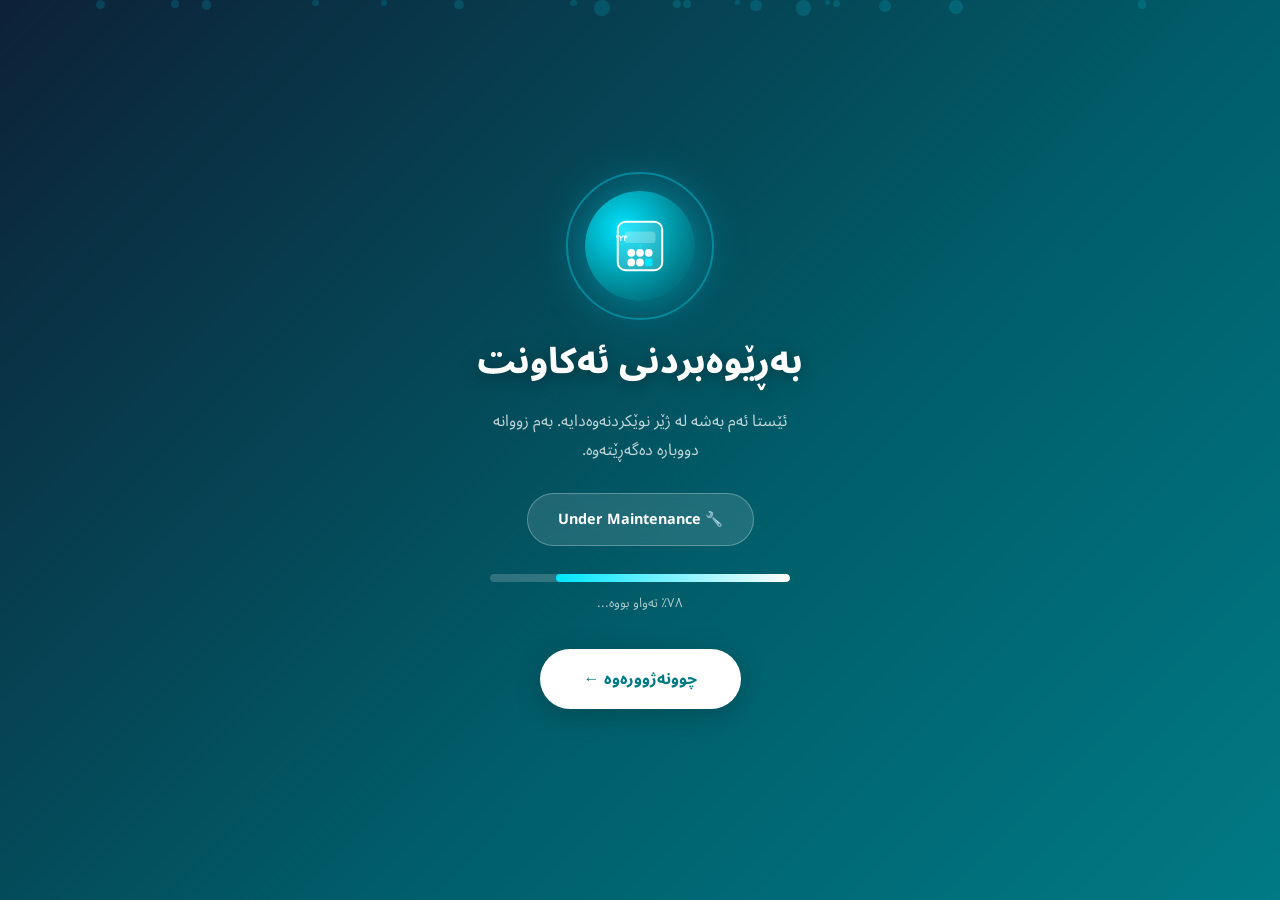
<file: maintenance.html>
<!DOCTYPE html>
<html lang="ckb" dir="rtl">
<head>
  <meta charset="UTF-8">
  <meta name="viewport" content="width=device-width, initial-scale=1.0">
  <title>تحت الصيانة — سەناریا</title>
  <link href="https://fonts.googleapis.com/css2?family=Noto+Sans+Arabic:wght@400;600;700;800&display=swap" rel="stylesheet">
  <style>
    *{margin:0;padding:0;box-sizing:border-box;}
    body{font-family:'Noto Sans Arabic',sans-serif;min-height:100vh;background:linear-gradient(135deg,#0d2137 0%,#005f6b 60%,#007a85 100%);display:flex;flex-direction:column;align-items:center;justify-content:center;direction:rtl;overflow:hidden;}
    .particles{position:fixed;inset:0;pointer-events:none;z-index:0;}
    .particle{position:absolute;border-radius:50%;background:rgba(0,229,255,.15);animation:float linear infinite;}
    @keyframes float{0%{transform:translateY(100vh) scale(0);opacity:0;}10%{opacity:1;}90%{opacity:1;}100%{transform:translateY(-100px) scale(1);opacity:0;}}
    .content{position:relative;z-index:1;text-align:center;padding:24px;}
    .logo{width:110px;height:110px;border-radius:50%;background:radial-gradient(circle at 35% 35%,#00e5ff,#0097a7 50%,#004d5a);display:flex;align-items:center;justify-content:center;position:relative;animation:pulse 2.2s ease-in-out infinite;box-shadow:0 0 50px rgba(0,229,255,.45);margin:0 auto 24px;}
    .logo svg{width:60px;height:60px;z-index:1;}
    .ring{position:absolute;border-radius:50%;border:2px solid rgba(0,229,255,.35);animation:ring 2.2s linear infinite;}
    .ring:nth-child(2){width:135%;height:135%;animation-delay:.7s;}
    .ring:nth-child(3){width:175%;height:175%;animation-delay:1.4s;}
    @keyframes pulse{0%,100%{box-shadow:0 0 30px rgba(0,229,255,.4);transform:scale(1);}50%{box-shadow:0 0 70px rgba(0,229,255,.8);transform:scale(1.06);}}
    @keyframes ring{0%{opacity:1;transform:scale(.5);}100%{opacity:0;transform:scale(1.6);}}
    h1{color:#fff;font-size:clamp(1.5rem,5vw,2.2rem);font-weight:800;margin-bottom:8px;text-shadow:0 2px 16px rgba(0,0,0,.4);}
    p{color:rgba(255,255,255,.75);font-size:1rem;line-height:1.8;max-width:320px;margin:0 auto 28px;}
    .badge{background:rgba(255,255,255,.12);border:1.5px solid rgba(255,255,255,.28);color:#fff;font-size:.9rem;font-weight:700;padding:10px 30px;border-radius:50px;backdrop-filter:blur(10px);animation:blink 2.4s ease-in-out infinite;display:inline-block;margin-bottom:28px;}
    @keyframes blink{0%,100%{opacity:1;}50%{opacity:.5;}}
    .progress{width:min(300px,80vw);margin:0 auto 32px;}
    .track{background:rgba(255,255,255,.18);border-radius:10px;height:8px;overflow:hidden;}
    .fill{height:100%;background:linear-gradient(90deg,#00e5ff,#fff);border-radius:10px;animation:fill 3s ease forwards;}
    @keyframes fill{0%{width:0}100%{width:78%}}
    .pct{color:rgba(255,255,255,.65);font-size:.82rem;margin-top:7px;}
    .enter-btn{background:#fff;color:#007a85;font-family:'Noto Sans Arabic',sans-serif;font-size:1rem;font-weight:700;padding:13px 44px;border:none;border-radius:50px;cursor:pointer;box-shadow:0 6px 28px rgba(0,0,0,.2);transition:transform .2s,box-shadow .2s;}
    .enter-btn:hover{transform:translateY(-3px);box-shadow:0 10px 36px rgba(0,0,0,.28);}
  </style>
</head>
<body>
<div class="particles" id="particles"></div>
<div class="content">
  <div class="logo">
    <div class="ring"></div><div class="ring"></div>
    <svg viewBox="0 0 62 62" fill="none">
      <rect x="8" y="6" width="46" height="50" rx="8" fill="white" fill-opacity=".15" stroke="white" stroke-width="2"/>
      <rect x="15" y="16" width="32" height="12" rx="4" fill="white" fill-opacity=".25"/>
      <text x="18" y="26" fill="white" font-size="8" font-weight="bold" font-family="Arial">١٢٣</text>
      <circle cx="22" cy="38" r="4" fill="white"/><circle cx="31" cy="38" r="4" fill="white"/>
      <circle cx="40" cy="38" r="4" fill="white"/><circle cx="22" cy="48" r="4" fill="white"/>
      <circle cx="31" cy="48" r="4" fill="white"/>
      <rect x="36" y="44" width="8" height="8" rx="2" fill="#00e5ff"/>
    </svg>
  </div>
  <h1>بەڕێوەبردنی ئەکاونت</h1>
  <p id="maint-msg">ئێستا ئەم بەشە لە ژێر نوێکردنەوەدایە.<br>بەم زووانە دووبارە دەگەڕێتەوە.</p>
  <div class="badge">🔧 Under Maintenance</div>
  <div class="progress">
    <div class="track"><div class="fill"></div></div>
    <div class="pct">٧٨٪ تەواو بووە...</div>
  </div>
  <button class="enter-btn" onclick="window.location.href='index.html'">چوونەژوورەوە ←</button>
</div>
<script src="config.js"></script>
<script>
  // Particles
  var pc = document.getElementById('particles');
  for (var i=0; i<18; i++){
    var p = document.createElement('div');
    p.className = 'particle';
    var s = 4 + Math.random()*12;
    p.style.cssText = 'width:'+s+'px;height:'+s+'px;left:'+Math.random()*100+'%;animation-duration:'+(8+Math.random()*12)+'s;animation-delay:'+(Math.random()*8)+'s;';
    pc.appendChild(p);
  }
  if (typeof SANARIA_CONFIG !== 'undefined')
    document.getElementById('maint-msg').innerHTML = SANARIA_CONFIG.maintenanceMessage;
</script>
</body>
</html>
</file>
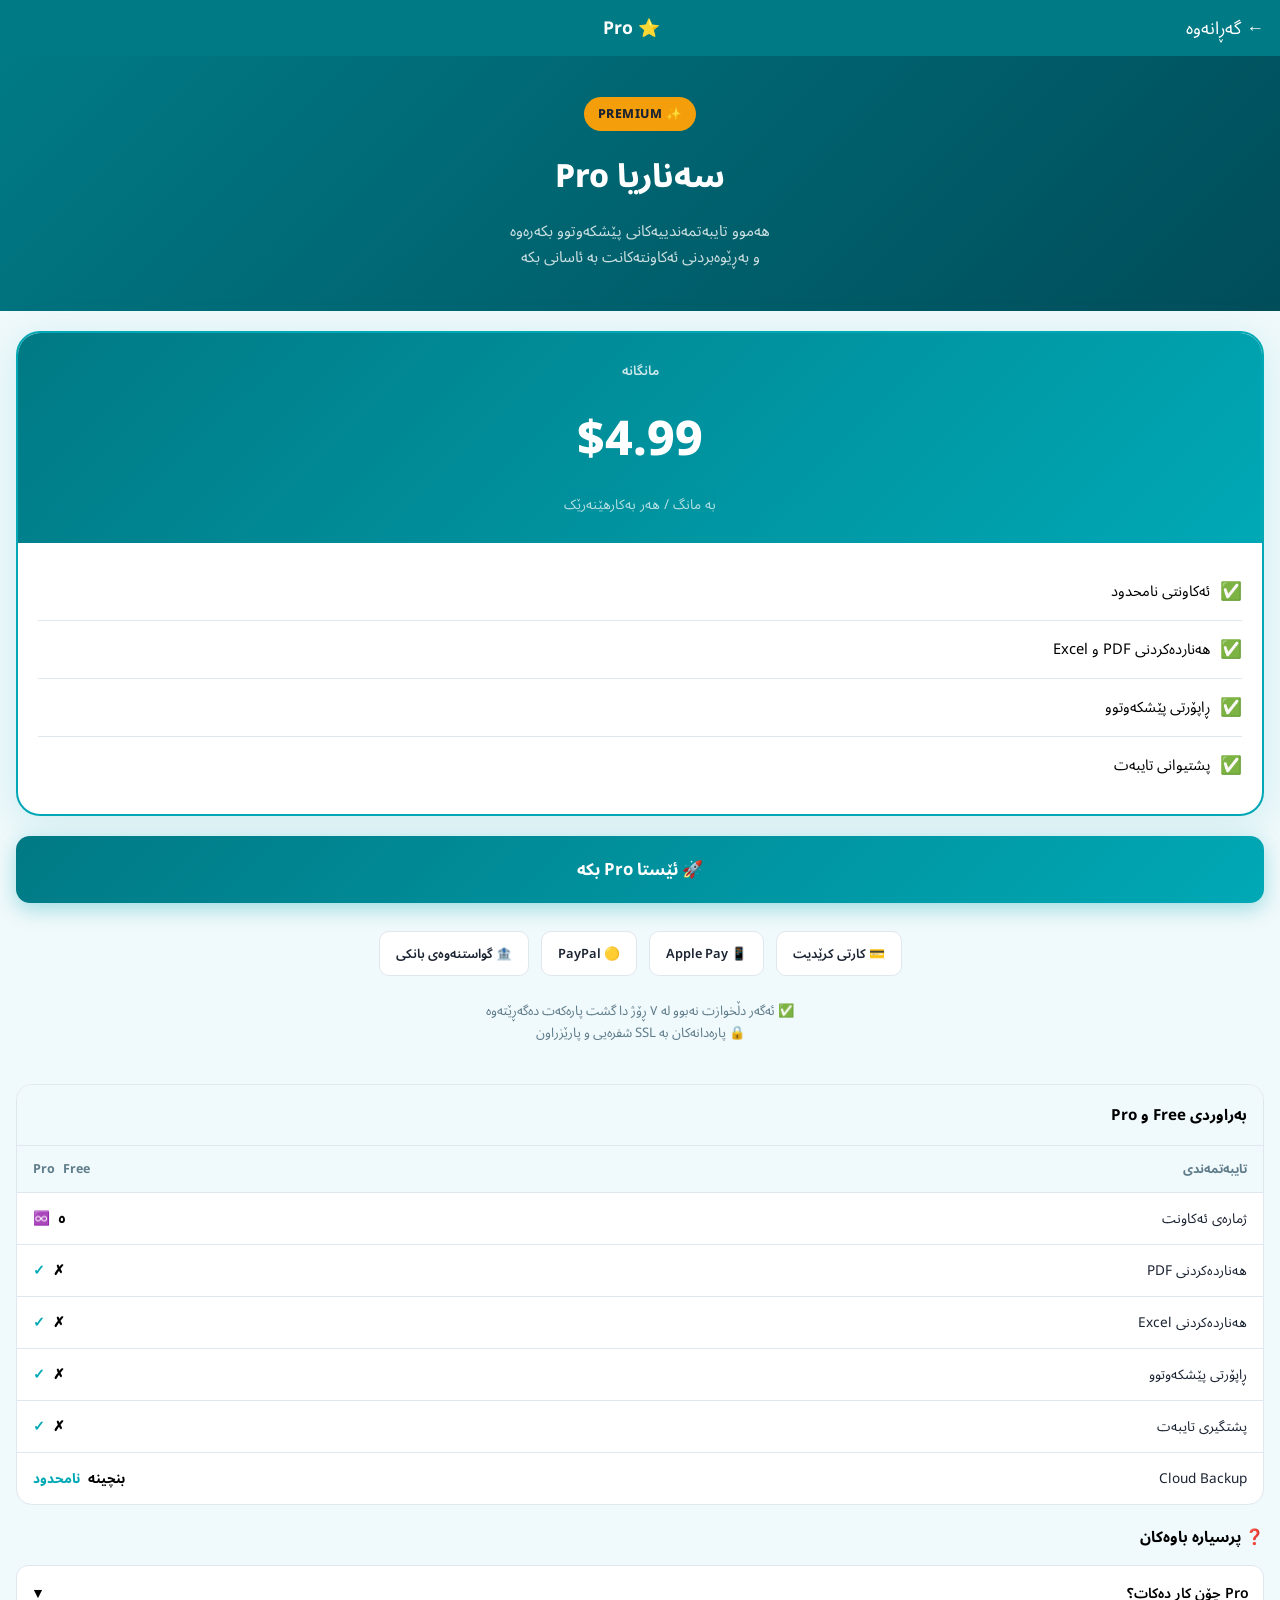
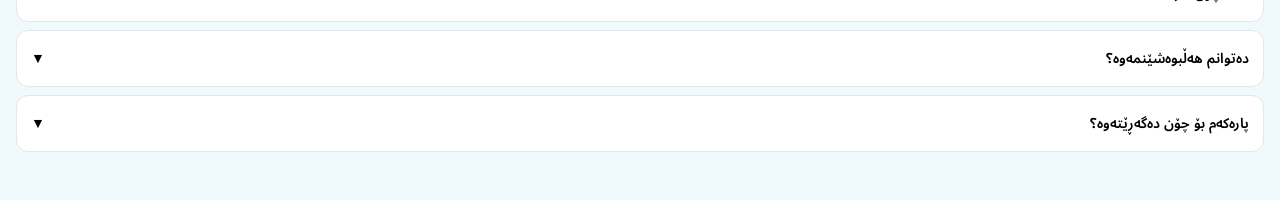
<file: pro.html>
<!DOCTYPE html>
<html lang="ckb" dir="rtl">
<head>
  <meta charset="UTF-8">
  <meta name="viewport" content="width=device-width, initial-scale=1.0">
  <title>بەشی پرۆ— بەرێوبەری ئەکاونتەکەم</title>
  <link href="https://fonts.googleapis.com/css2?family=Noto+Sans+Arabic:wght@300;400;600;700;800&display=swap" rel="stylesheet">
  <style>
    :root{--teal:#00a8b5;--teal-dark:#007a85;--gold:#f59e0b;--text:#1a2332;--border:#e0e7ef;--bg:#f0f9fb;}
    *{margin:0;padding:0;box-sizing:border-box;}
    body{font-family:'Noto Sans Arabic',sans-serif;background:var(--bg);direction:rtl;min-height:100vh;}
    .topbar{background:var(--teal-dark);height:56px;display:flex;align-items:center;justify-content:space-between;padding:0 16px;position:sticky;top:0;z-index:10;}
    .back-btn{background:none;border:none;color:#fff;font-size:1.1rem;cursor:pointer;display:flex;align-items:center;gap:6px;font-family:'Noto Sans Arabic',sans-serif;}
    .topbar-title{color:#fff;font-size:1.1rem;font-weight:700;}
    .hero{background:linear-gradient(135deg,var(--teal-dark),#004d5a);padding:40px 20px;text-align:center;color:#fff;}
    .hero-badge{background:var(--gold);color:#1a2332;font-size:.78rem;font-weight:800;padding:4px 14px;border-radius:50px;display:inline-block;margin-bottom:12px;letter-spacing:.5px;}
    .hero h1{font-size:2rem;font-weight:800;margin-bottom:8px;}
    .hero p{opacity:.8;font-size:.95rem;line-height:1.7;}
    .price-card{background:#fff;border-radius:24px;margin:20px 16px;box-shadow:0 8px 40px rgba(0,168,181,.15);overflow:hidden;border:2px solid var(--teal);}
    .price-head{background:linear-gradient(135deg,var(--teal-dark),var(--teal));padding:24px;text-align:center;color:#fff;}
    .price-label{font-size:.82rem;font-weight:600;opacity:.8;margin-bottom:4px;}
    .price-amount{font-size:3rem;font-weight:800;}
    .price-period{font-size:.85rem;opacity:.7;}
    .price-body{padding:20px;}
    .feature{display:flex;align-items:center;gap:10px;padding:10px 0;border-bottom:1px solid var(--border);font-size:.92rem;}
    .feature:last-child{border-bottom:none;}
    .feature .icon{color:var(--teal);font-size:1.1rem;flex-shrink:0;}
    .pay-btn{display:block;width:calc(100% - 32px);margin:0 16px 16px;background:linear-gradient(135deg,var(--teal-dark),var(--teal));color:#fff;border:none;border-radius:14px;padding:16px;font-family:'Noto Sans Arabic',sans-serif;font-size:1.05rem;font-weight:700;cursor:pointer;box-shadow:0 6px 20px rgba(0,168,181,.35);transition:transform .15s;}
    .pay-btn:hover{transform:translateY(-2px);}
    .payment-methods{display:flex;justify-content:center;gap:12px;padding:12px 16px 24px;flex-wrap:wrap;}
    .pm-badge{background:#fff;border:1.5px solid var(--border);border-radius:10px;padding:8px 16px;font-size:.8rem;font-weight:600;color:var(--text);display:flex;align-items:center;gap:6px;}
    .free-note{text-align:center;color:#607d8b;font-size:.82rem;padding:0 20px 24px;line-height:1.7;}
    .compare{margin:16px;background:#fff;border-radius:16px;border:1.5px solid var(--border);overflow:hidden;}
    .compare-title{background:var(--bg);padding:14px 16px;font-weight:700;font-size:.95rem;border-bottom:1px solid var(--border);}
    .compare-row{display:grid;grid-template-columns:1fr auto auto;gap:8px;padding:11px 16px;border-bottom:1px solid var(--border);font-size:.85rem;align-items:center;}
    .compare-row:last-child{border-bottom:none;}
    .compare-row .label{color:var(--text);}
    .compare-row .free-col,.compare-row .pro-col{text-align:center;font-weight:700;}
    .compare-row .pro-col{color:var(--teal);}
    .compare-head{display:grid;grid-template-columns:1fr auto auto;gap:8px;padding:10px 16px;background:var(--bg);border-bottom:1px solid var(--border);font-size:.78rem;font-weight:700;color:#607d8b;}
    .faq{margin:16px;padding-bottom:24px;}
    .faq-title{font-weight:700;font-size:.95rem;margin-bottom:12px;}
    .faq-item{background:#fff;border-radius:12px;border:1.5px solid var(--border);margin-bottom:8px;overflow:hidden;}
    .faq-q{padding:13px 14px;font-size:.88rem;font-weight:600;cursor:pointer;display:flex;justify-content:space-between;}
    .faq-a{font-size:.84rem;color:#607d8b;line-height:1.7;padding:0 14px 13px;display:none;}
    .faq-item.open .faq-a{display:block;}
    .faq-item.open .arrow{transform:rotate(180deg);}
    .arrow{transition:transform .2s;}
  </style>
</head>
<body>
<script src="config.js"></script>

<div class="topbar">
  <button class="back-btn" onclick="window.location.href='index.html'">← گەڕانەوە</button>
  <div class="topbar-title">⭐ Pro</div>
  <div style="width:60px"></div>
</div>

<div class="hero">
  <div class="hero-badge">✨ PREMIUM</div>
  <h1>سەناریا Pro</h1>
  <p>هەموو تایبەتمەندییەکانی پێشکەوتوو بکەرەوە<br>و بەڕێوەبردنی ئەکاونتەکانت بە ئاسانی بکە</p>
</div>

<div class="price-card">
  <div class="price-head">
    <div class="price-label">مانگانە</div>
    <div class="price-amount" id="pro-price">$4.99</div>
    <div class="price-period">بە مانگ / هەر بەکارهێنەرێک</div>
  </div>
  <div class="price-body" id="pro-features">
    <div class="feature"><span class="icon">♾️</span><span>ئەکاونتی نامحدود</span></div>
    <div class="feature"><span class="icon">📊</span><span>هەناردەکردنی PDF و Excel</span></div>
    <div class="feature"><span class="icon">📈</span><span>ڕاپۆرتی پێشکەوتوو</span></div>
    <div class="feature"><span class="icon">🔒</span><span>پشتگیری تایبەت</span></div>
    <div class="feature"><span class="icon">☁️</span><span>پشتگیری Cloud نامحدود</span></div>
    <div class="feature"><span class="icon">🎨</span><span>تێم و ڕووکارە تایبەتەکان</span></div>
  </div>
</div>

<button class="pay-btn" onclick="startPayment()">🚀 ئێستا Pro بکە</button>

<div class="payment-methods">
  <div class="pm-badge">💳 کارتی کرێدیت</div>
  <div class="pm-badge">📱 Apple Pay</div>
  <div class="pm-badge">🟡 PayPal</div>
  <div class="pm-badge">🏦 گواستنەوەی بانکی</div>
</div>

<div class="free-note">
  ✅ ئەگەر دڵخوازت نەبوو لە ٧ ڕۆژ دا گشت پارەکەت دەگەڕێتەوە<br>
  🔒 پارەدانەکان بە SSL شفرەیی و پارێزراون
</div>

<div class="compare">
  <div class="compare-title">بەراوردی Free و Pro</div>
  <div class="compare-head">
    <div>تایبەتمەندی</div><div>Free</div><div>Pro</div>
  </div>
  <div class="compare-row"><div class="label">ژمارەی ئەکاونت</div><div class="free-col">٥</div><div class="pro-col">♾️</div></div>
  <div class="compare-row"><div class="label">هەناردەکردنی PDF</div><div class="free-col">✗</div><div class="pro-col">✓</div></div>
  <div class="compare-row"><div class="label">هەناردەکردنی Excel</div><div class="free-col">✗</div><div class="pro-col">✓</div></div>
  <div class="compare-row"><div class="label">ڕاپۆرتی پێشکەوتوو</div><div class="free-col">✗</div><div class="pro-col">✓</div></div>
  <div class="compare-row"><div class="label">پشتگیری تایبەت</div><div class="free-col">✗</div><div class="pro-col">✓</div></div>
  <div class="compare-row"><div class="label">Cloud Backup</div><div class="free-col">بنچینە</div><div class="pro-col">نامحدود</div></div>
</div>

<div class="faq" id="faq-section">
  <div class="faq-title">❓ پرسیارە باوەکان</div>
  <div class="faq-item" onclick="toggleFaq(this)">
    <div class="faq-q">Pro چۆن کار دەکات؟ <span class="arrow">▼</span></div>
    <div class="faq-a">دوای پارەدان راستەوخۆ تایبەتمەندییە Pro یەکان چالاک دەبن. پێویستی بە هیچ کارێکی تر نییە.</div>
  </div>
  <div class="faq-item" onclick="toggleFaq(this)">
    <div class="faq-q">دەتوانم هەڵبوەشێنمەوە؟ <span class="arrow">▼</span></div>
    <div class="faq-a">بەڵێ، هەر کاتێک دەتوانیت هەڵبوەشێنیتەوە. داتاکانت دەمێنێت.</div>
  </div>
  <div class="faq-item" onclick="toggleFaq(this)">
    <div class="faq-q">پارەکەم بۆ چۆن دەگەڕێتەوە؟ <span class="arrow">▼</span></div>
    <div class="faq-a">لە ٧ ڕۆژ دا ئەگەر دڵخوازت نەبوو، راستەوخۆ بە هەمان رێگا پارەکەت دەگەڕێتەوە.</div>
  </div>
</div>

<script>
function startPayment(){
  alert('بەزووانە پارەدان زیاد دەبێت! تکایە پاشتر بگەڕێوە.');
}
function toggleFaq(el){
  el.classList.toggle('open');
}
// Load pro config
window.addEventListener('load', function(){
  if (typeof SANARIA_CONFIG !== 'undefined' && SANARIA_CONFIG.pro){
    var p = SANARIA_CONFIG.pro;
    var priceEl = document.getElementById('pro-price');
    if (priceEl) priceEl.textContent = p.price;
    var featEl = document.getElementById('pro-features');
    if (featEl && p.features){
      featEl.innerHTML = p.features.map(function(f){
        return '<div class="feature"><span class="icon">✅</span><span>'+f+'</span></div>';
      }).join('');
    }
  }
});
</script>
</body>
</html>
</file>
